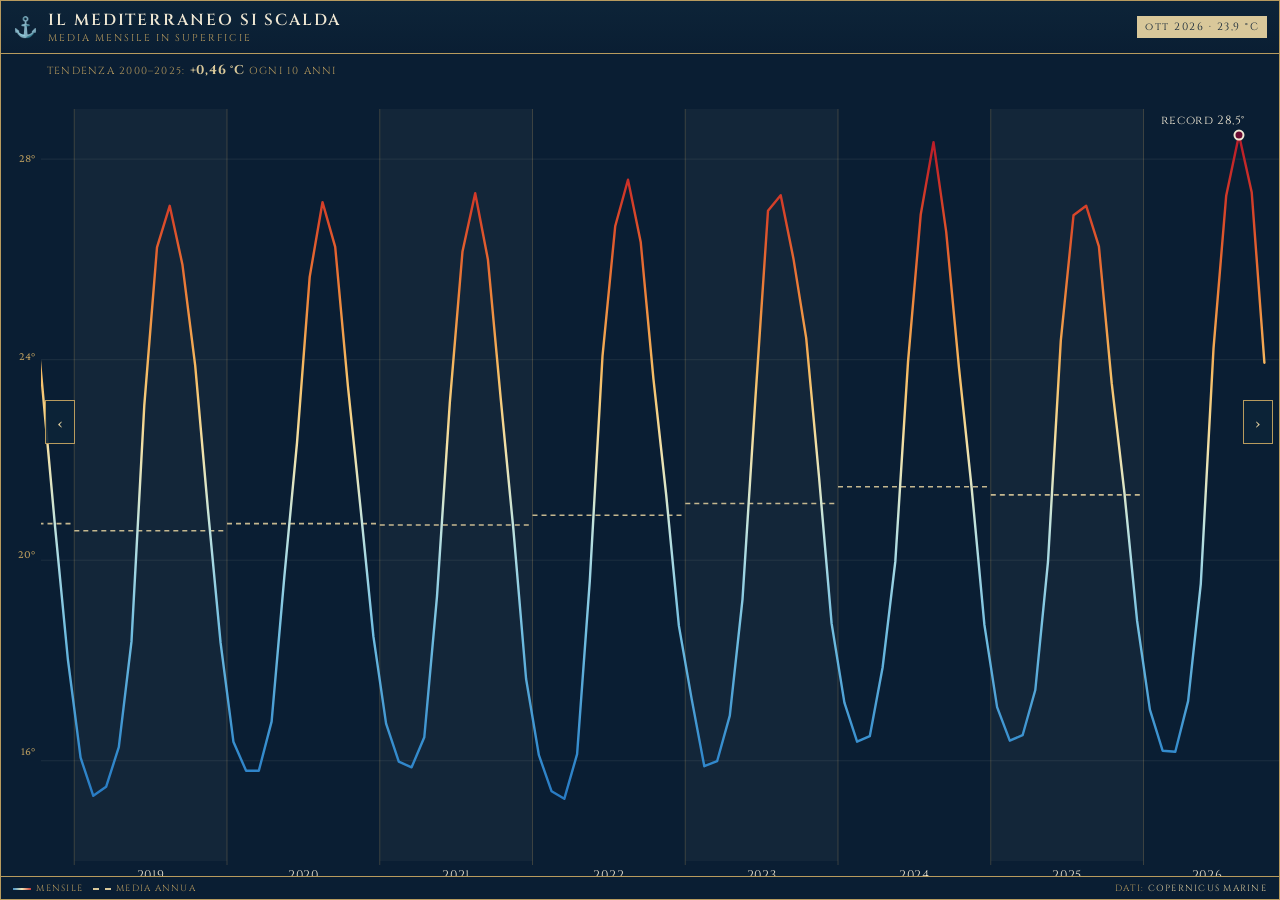
<file: grafico/index.html>
<!DOCTYPE html>
<html lang="it">
<head>
<meta charset="UTF-8">
<meta name="viewport" content="width=device-width, initial-scale=1.0, viewport-fit=cover">
<title>Il Mediterraneo si scalda &middot; Mito Sub</title>
</head>
<body>
<script src="../embed.js" data-widget="grafico"></script>
</body>
</html>
</file>
